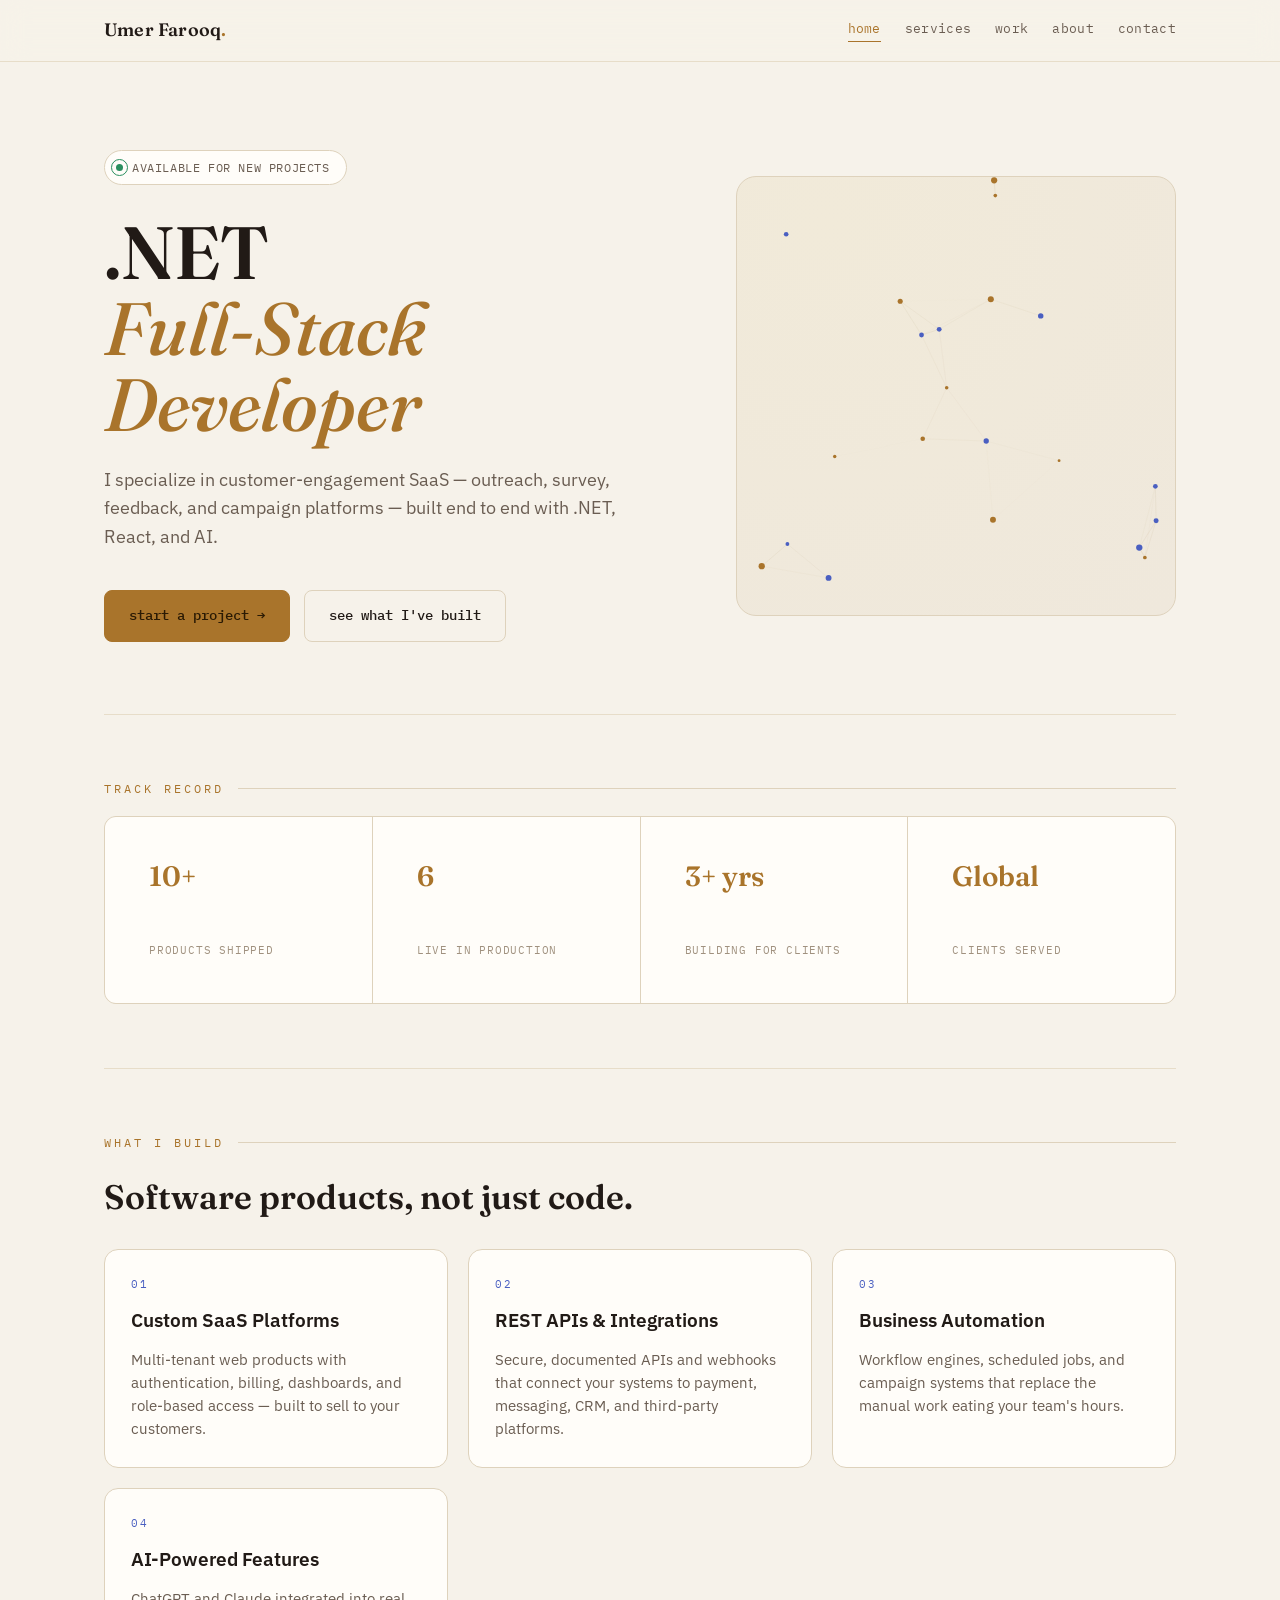
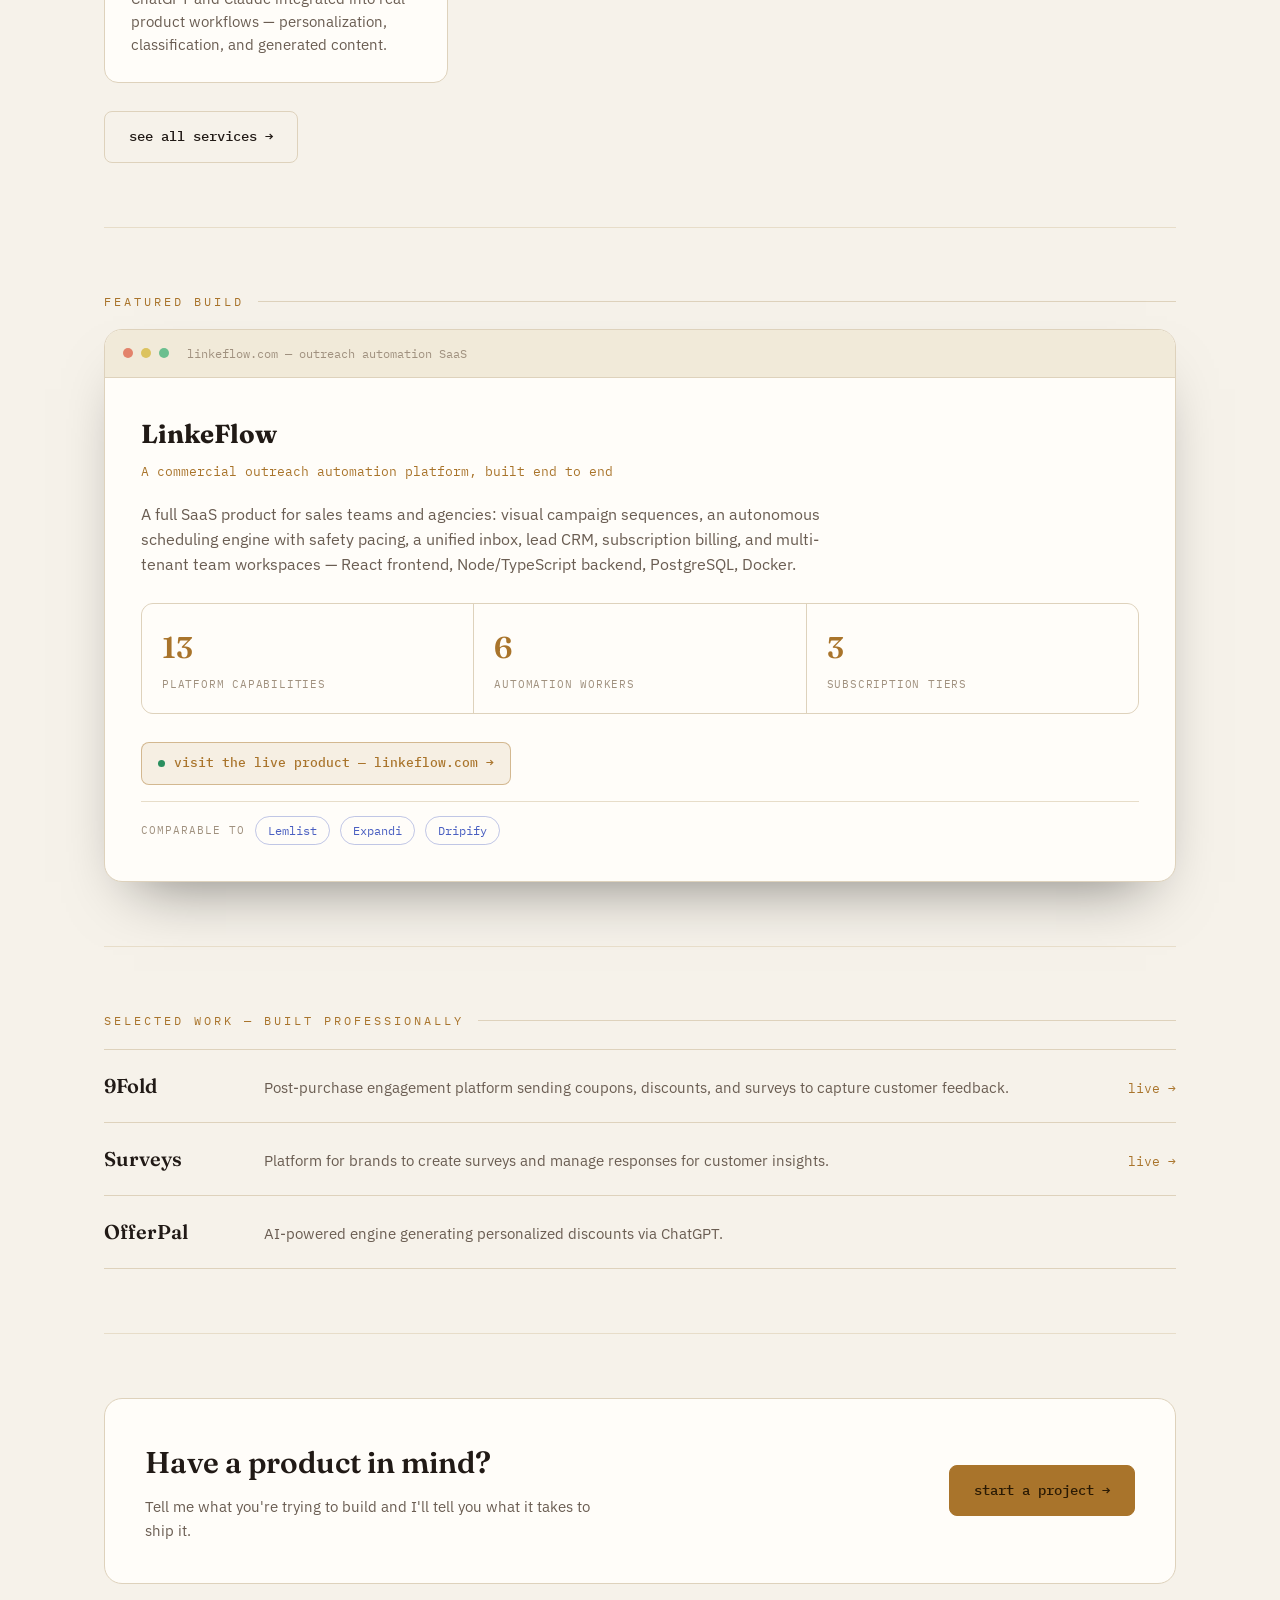
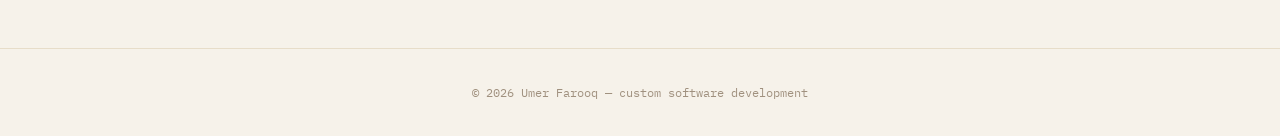
<file: index.html>
<!DOCTYPE html>
<html lang="en">
<head>
<meta charset="UTF-8">
<meta name="viewport" content="width=device-width, initial-scale=1.0, viewport-fit=cover">
<title>Umer Farooq — .NET Full-Stack Developer</title>
<meta name="description" content="I build survey, feedback &amp; customer-engagement platforms — multi-tenant SaaS with APIs, integrations, and AI — for brands and agencies.">
<link rel="icon" href="data:,">
<script>document.documentElement.classList.add('js');</script>
<link rel="preconnect" href="https://fonts.gstatic.com" crossorigin>
<link rel="stylesheet" href="https://fonts.googleapis.com/css2?family=Fraunces:ital,opsz,wght@0,9..144,500;0,9..144,600;1,9..144,500&family=IBM+Plex+Sans:wght@400;500;600&family=IBM+Plex+Mono:wght@400;500&display=swap">
<link rel="stylesheet" href="styles.css">
</head>
<body>

<header class="nav">
  <div class="nav-inner">
    <a class="brand" href="index.html">Umer Farooq<span class="dot">.</span></a>
    <nav class="navlinks">
      <a href="index.html" class="active">home</a>
      <a href="services.html">services</a>
      <a href="work.html">work</a>
      <a href="about.html">about</a>
      <a href="contact.html">contact</a>
    </nav>
  </div>
</header>

<main class="wrap">

  <section class="hero">
    <div class="hero-grid">
      <div>
        <div class="status"><span class="pulse"></span>available for new projects</div>
        <h1>.NET<br><span class="italic">Full-Stack Developer</span></h1>
        <p class="lead">
          I specialize in customer-engagement SaaS — outreach, survey, feedback, and campaign
          platforms — built end to end with .NET, React, and AI.
        </p>
        <div class="cta-row">
          <a class="btn btn-primary" href="contact.html">start a project →</a>
          <a class="btn btn-ghost" href="work.html">see what I've built</a>
        </div>
      </div>
      <div class="hero-visual">
        <canvas id="net" aria-hidden="true"></canvas>
      </div>
    </div>
  </section>

  <section>
    <div class="kicker">track record</div>
    <div class="proof">
      <div>
        <div class="n">10+</div>
        <div class="l">products shipped</div>
      </div>
      <div>
        <div class="n">6</div>
        <div class="l">live in production</div>
      </div>
      <div>
        <div class="n">3+ yrs</div>
        <div class="l">building for clients</div>
      </div>
      <div>
        <div class="n">Global</div>
        <div class="l">clients served</div>
      </div>
    </div>
  </section>

  <section>
    <div class="kicker">what I build</div>
    <h2 class="section-title">Software products, not just code.</h2>
    <div class="service-grid">
      <div class="service-card reveal">
        <div class="sn">01</div>
        <h3>Custom SaaS Platforms</h3>
        <p>Multi-tenant web products with authentication, billing, dashboards, and role-based access — built to sell to your customers.</p>
      </div>
      <div class="service-card reveal">
        <div class="sn">02</div>
        <h3>REST APIs &amp; Integrations</h3>
        <p>Secure, documented APIs and webhooks that connect your systems to payment, messaging, CRM, and third-party platforms.</p>
      </div>
      <div class="service-card reveal">
        <div class="sn">03</div>
        <h3>Business Automation</h3>
        <p>Workflow engines, scheduled jobs, and campaign systems that replace the manual work eating your team's hours.</p>
      </div>
      <div class="service-card reveal">
        <div class="sn">04</div>
        <h3>AI-Powered Features</h3>
        <p>ChatGPT and Claude integrated into real product workflows — personalization, classification, and generated content.</p>
      </div>
    </div>
    <div class="cta-row" style="margin-top:28px;">
      <a class="btn btn-ghost" href="services.html">see all services →</a>
    </div>
  </section>

  <section>
    <div class="kicker">featured build</div>
    <div class="console reveal" style="margin-bottom:0;">
      <div class="console-bar">
        <span class="cdot" style="background:#e3836b"></span>
        <span class="cdot" style="background:#dcc35f"></span>
        <span class="cdot" style="background:#6bbf8f"></span>
        <span class="console-path">linkeflow.com — outreach automation SaaS</span>
      </div>
      <div class="console-body">
        <h3>LinkeFlow</h3>
        <div class="tagline">A commercial outreach automation platform, built end to end</div>
        <p class="desc">
          A full SaaS product for sales teams and agencies: visual campaign sequences, an autonomous
          scheduling engine with safety pacing, a unified inbox, lead CRM, subscription billing, and
          multi-tenant team workspaces — React frontend, Node/TypeScript backend, PostgreSQL, Docker.
        </p>
        <div class="stat-row">
          <div class="stat"><div class="n">13</div><div class="l">platform capabilities</div></div>
          <div class="stat"><div class="n">6</div><div class="l">automation workers</div></div>
          <div class="stat"><div class="n">3</div><div class="l">subscription tiers</div></div>
        </div>
        <a class="live-link" href="https://linkeflow.com/" target="_blank" rel="noopener noreferrer">
          <span class="ldot"></span>visit the live product — linkeflow.com →
        </a>
        <div class="compare">
          <span class="cl">comparable to</span>
          <a href="https://www.lemlist.com" target="_blank" rel="noopener noreferrer">Lemlist</a>
          <a href="https://expandi.io" target="_blank" rel="noopener noreferrer">Expandi</a>
          <a href="https://dripify.io" target="_blank" rel="noopener noreferrer">Dripify</a>
        </div>
      </div>
    </div>
  </section>

  <section>
    <div class="kicker">selected work — built professionally</div>
    <ul class="selected-work reveal">
      <li>
        <div class="sw-name">9Fold</div>
        <p>Post-purchase engagement platform sending coupons, discounts, and surveys to capture customer feedback.</p>
        <a class="sw-link" href="https://www.hungerrush.com/platform/guest-engagement/feedback-surveys/" target="_blank" rel="noopener noreferrer">live →</a>
      </li>
      <li>
        <div class="sw-name">Surveys</div>
        <p>Platform for brands to create surveys and manage responses for customer insights.</p>
        <a class="sw-link" href="https://hr360marketing.hungerrush.com/" target="_blank" rel="noopener noreferrer">live →</a>
      </li>
      <li>
        <div class="sw-name">OfferPal</div>
        <p>AI-powered engine generating personalized discounts via ChatGPT.</p>
      </li>
    </ul>
  </section>

  <section>
    <div class="cta-band">
      <div>
        <h2>Have a product in mind?</h2>
        <p>Tell me what you're trying to build and I'll tell you what it takes to ship it.</p>
      </div>
      <a class="btn btn-primary" href="contact.html">start a project →</a>
    </div>
  </section>

</main>

<footer>
  <div class="mono">© <span id="year"></span> Umer Farooq — custom software development</div>
</footer>

<script src="main.js"></script>
</body>
</html>
</file>
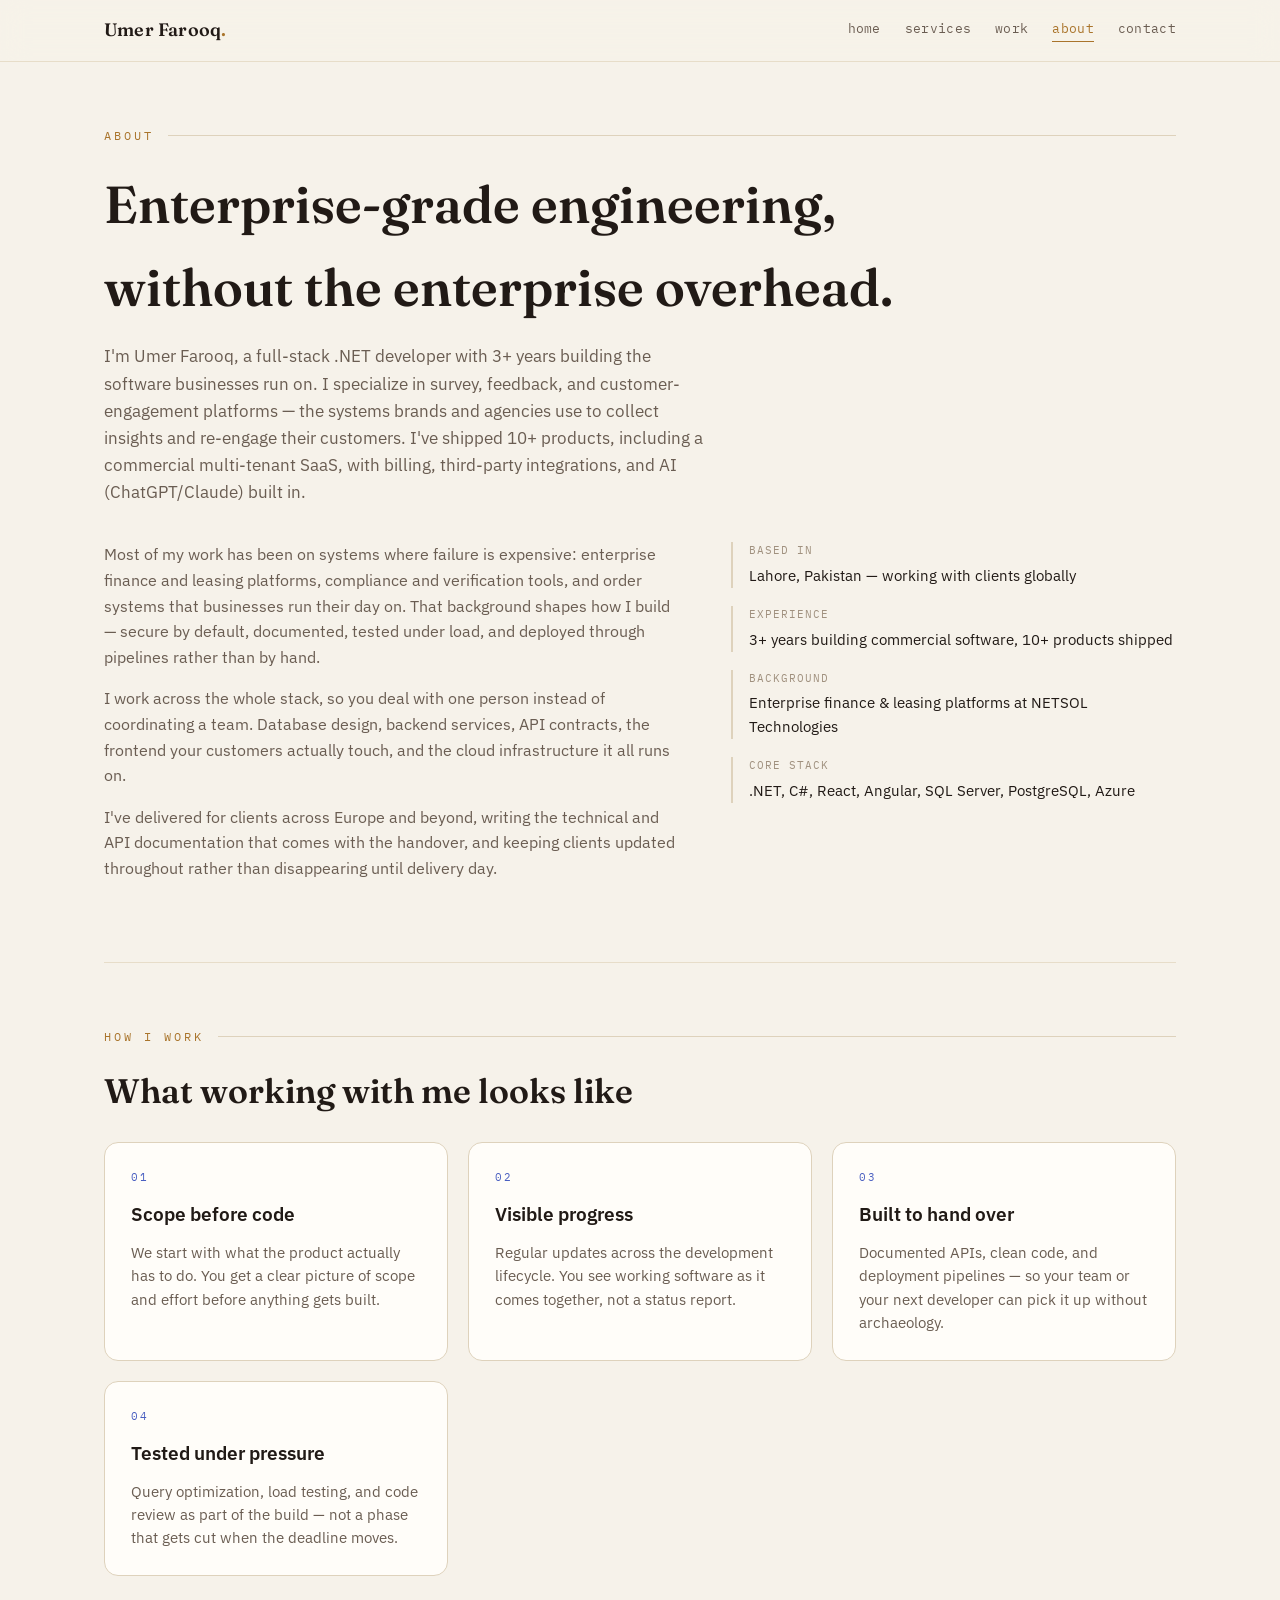
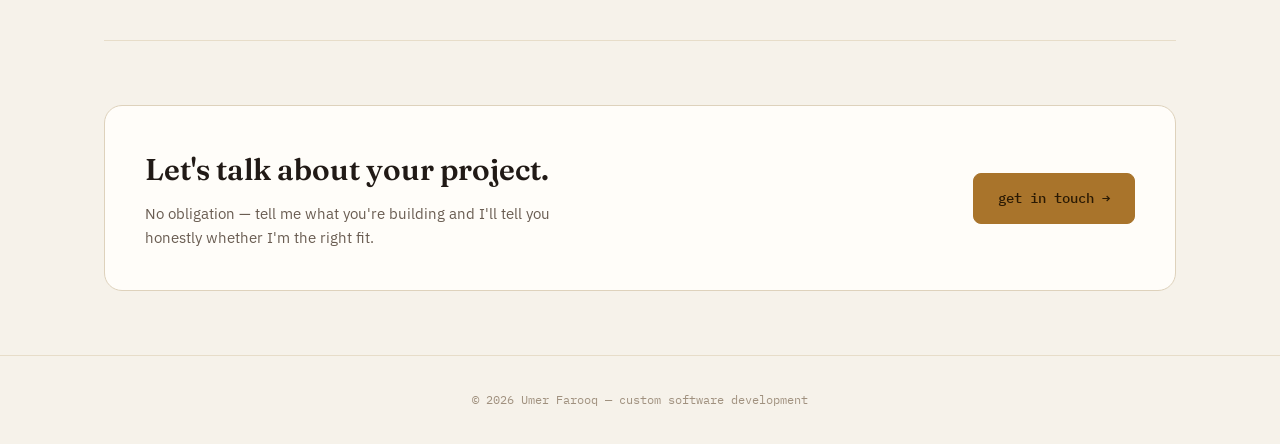
<file: about.html>
<!DOCTYPE html>
<html lang="en">
<head>
<meta charset="UTF-8">
<meta name="viewport" content="width=device-width, initial-scale=1.0, viewport-fit=cover">
<title>About — Umer Farooq</title>
<meta name="description" content="Umer Farooq is a full-stack .NET developer specializing in survey, feedback and customer-engagement platforms — 10+ products shipped.">
<link rel="icon" href="data:,">
<script>document.documentElement.classList.add('js');</script>
<link rel="preconnect" href="https://fonts.gstatic.com" crossorigin>
<link rel="stylesheet" href="https://fonts.googleapis.com/css2?family=Fraunces:ital,opsz,wght@0,9..144,500;0,9..144,600;1,9..144,500&family=IBM+Plex+Sans:wght@400;500;600&family=IBM+Plex+Mono:wght@400;500&display=swap">
<link rel="stylesheet" href="styles.css">
</head>
<body>

<header class="nav">
  <div class="nav-inner">
    <a class="brand" href="index.html">Umer Farooq<span class="dot">.</span></a>
    <nav class="navlinks">
      <a href="index.html">home</a>
      <a href="services.html">services</a>
      <a href="work.html">work</a>
      <a href="about.html" class="active">about</a>
      <a href="contact.html">contact</a>
    </nav>
  </div>
</header>

<main class="wrap">

  <section class="page-head">
    <div class="kicker">about</div>
    <h1>Enterprise-grade engineering, without the enterprise overhead.</h1>
    <p class="lead">
      I'm Umer Farooq, a full-stack .NET developer with 3+ years building the software businesses
      run on. I specialize in survey, feedback, and customer-engagement platforms — the systems
      brands and agencies use to collect insights and re-engage their customers. I've shipped 10+
      products, including a commercial multi-tenant SaaS, with billing, third-party integrations,
      and AI (ChatGPT/Claude) built in.
    </p>
  </section>

  <section class="section-flush">
    <div class="about-grid">
      <div class="about">
        <p>
          Most of my work has been on systems where failure is expensive: enterprise finance and
          leasing platforms, compliance and verification tools, and order systems that businesses
          run their day on. That background shapes how I build — secure by default, documented,
          tested under load, and deployed through pipelines rather than by hand.
        </p>
        <p>
          I work across the whole stack, so you deal with one person instead of coordinating a
          team. Database design, backend services, API contracts, the frontend your customers
          actually touch, and the cloud infrastructure it all runs on.
        </p>
        <p>
          I've delivered for clients across Europe and beyond, writing the technical and API
          documentation that comes with the handover, and keeping clients updated throughout
          rather than disappearing until delivery day.
        </p>
      </div>
      <div class="fact-list">
        <div class="fact">
          <div class="k">Based in</div>
          <div class="v">Lahore, Pakistan — working with clients globally</div>
        </div>
        <div class="fact">
          <div class="k">Experience</div>
          <div class="v">3+ years building commercial software, 10+ products shipped</div>
        </div>
        <div class="fact">
          <div class="k">Background</div>
          <div class="v">Enterprise finance &amp; leasing platforms at NETSOL Technologies</div>
        </div>
        <div class="fact">
          <div class="k">Core stack</div>
          <div class="v">.NET, C#, React, Angular, SQL Server, PostgreSQL, Azure</div>
        </div>
      </div>
    </div>
  </section>

  <section>
    <div class="kicker">how I work</div>
    <h2 class="section-title">What working with me looks like</h2>
    <div class="service-grid">
      <div class="service-card reveal">
        <div class="sn">01</div>
        <h3>Scope before code</h3>
        <p>We start with what the product actually has to do. You get a clear picture of scope and effort before anything gets built.</p>
      </div>
      <div class="service-card reveal">
        <div class="sn">02</div>
        <h3>Visible progress</h3>
        <p>Regular updates across the development lifecycle. You see working software as it comes together, not a status report.</p>
      </div>
      <div class="service-card reveal">
        <div class="sn">03</div>
        <h3>Built to hand over</h3>
        <p>Documented APIs, clean code, and deployment pipelines — so your team or your next developer can pick it up without archaeology.</p>
      </div>
      <div class="service-card reveal">
        <div class="sn">04</div>
        <h3>Tested under pressure</h3>
        <p>Query optimization, load testing, and code review as part of the build — not a phase that gets cut when the deadline moves.</p>
      </div>
    </div>
  </section>

  <section>
    <div class="cta-band">
      <div>
        <h2>Let's talk about your project.</h2>
        <p>No obligation — tell me what you're building and I'll tell you honestly whether I'm the right fit.</p>
      </div>
      <a class="btn btn-primary" href="contact.html">get in touch →</a>
    </div>
  </section>

</main>

<footer>
  <div class="mono">© <span id="year"></span> Umer Farooq — custom software development</div>
</footer>

<script src="main.js"></script>
</body>
</html>
</file>
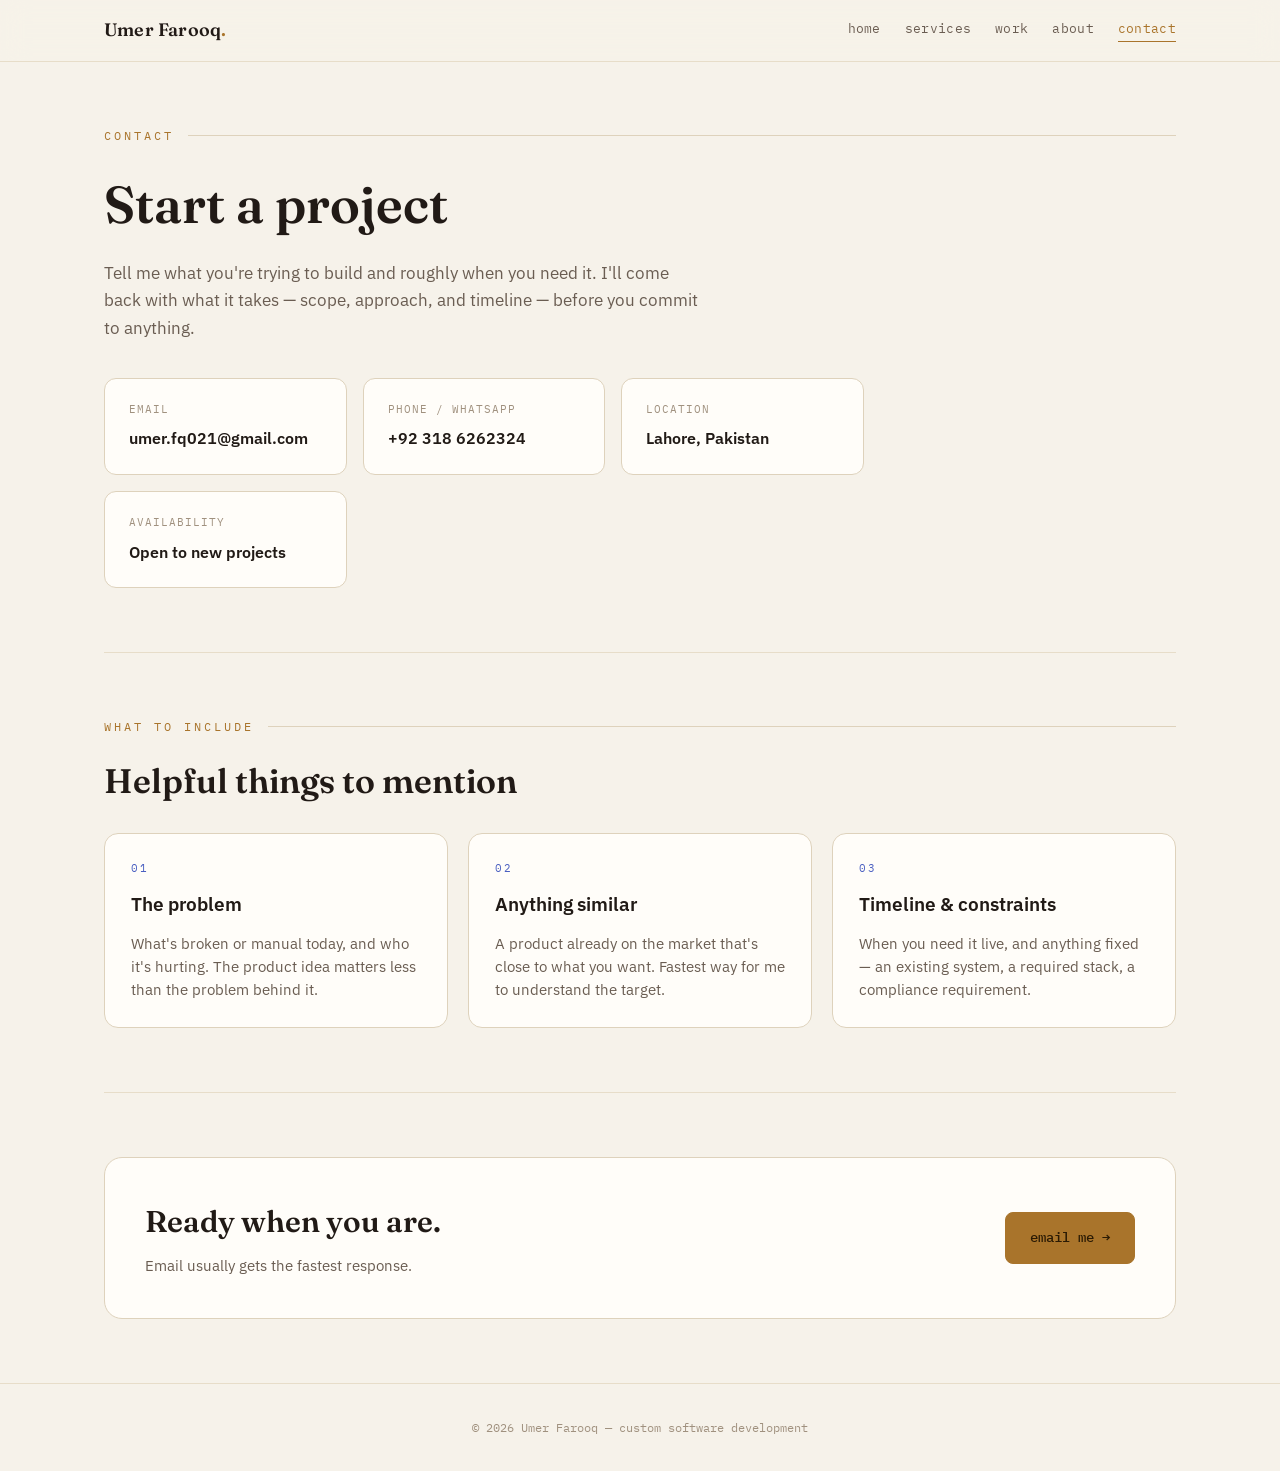
<file: contact.html>
<!DOCTYPE html>
<html lang="en">
<head>
<meta charset="UTF-8">
<meta name="viewport" content="width=device-width, initial-scale=1.0, viewport-fit=cover">
<title>Contact — Umer Farooq</title>
<meta name="description" content="Start a software project with Umer Farooq — custom SaaS, APIs and automation.">
<link rel="icon" href="data:,">
<script>document.documentElement.classList.add('js');</script>
<link rel="preconnect" href="https://fonts.gstatic.com" crossorigin>
<link rel="stylesheet" href="https://fonts.googleapis.com/css2?family=Fraunces:ital,opsz,wght@0,9..144,500;0,9..144,600;1,9..144,500&family=IBM+Plex+Sans:wght@400;500;600&family=IBM+Plex+Mono:wght@400;500&display=swap">
<link rel="stylesheet" href="styles.css">
</head>
<body>

<header class="nav">
  <div class="nav-inner">
    <a class="brand" href="index.html">Umer Farooq<span class="dot">.</span></a>
    <nav class="navlinks">
      <a href="index.html">home</a>
      <a href="services.html">services</a>
      <a href="work.html">work</a>
      <a href="about.html">about</a>
      <a href="contact.html" class="active">contact</a>
    </nav>
  </div>
</header>

<main class="wrap">

  <section class="page-head">
    <div class="kicker">contact</div>
    <h1>Start a project</h1>
    <p class="lead">
      Tell me what you're trying to build and roughly when you need it. I'll come back with
      what it takes — scope, approach, and timeline — before you commit to anything.
    </p>
  </section>

  <section class="section-flush">
    <div class="contact-grid">
      <div class="contact-card">
        <span class="label mono">email</span>
        <a class="val" href="mailto:umer.fq021@gmail.com?subject=Project%20enquiry">umer.fq021@gmail.com</a>
      </div>
      <div class="contact-card">
        <span class="label mono">phone / whatsapp</span>
        <a class="val" href="tel:+923186262324">+92 318 6262324</a>
      </div>
      <div class="contact-card">
        <span class="label mono">location</span>
        <span class="val">Lahore, Pakistan</span>
      </div>
      <div class="contact-card">
        <span class="label mono">availability</span>
        <span class="val">Open to new projects</span>
      </div>
    </div>
  </section>

  <section>
    <div class="kicker">what to include</div>
    <h2 class="section-title">Helpful things to mention</h2>
    <div class="service-grid">
      <div class="service-card reveal">
        <div class="sn">01</div>
        <h3>The problem</h3>
        <p>What's broken or manual today, and who it's hurting. The product idea matters less than the problem behind it.</p>
      </div>
      <div class="service-card reveal">
        <div class="sn">02</div>
        <h3>Anything similar</h3>
        <p>A product already on the market that's close to what you want. Fastest way for me to understand the target.</p>
      </div>
      <div class="service-card reveal">
        <div class="sn">03</div>
        <h3>Timeline &amp; constraints</h3>
        <p>When you need it live, and anything fixed — an existing system, a required stack, a compliance requirement.</p>
      </div>
    </div>
  </section>

  <section>
    <div class="cta-band">
      <div>
        <h2>Ready when you are.</h2>
        <p>Email usually gets the fastest response.</p>
      </div>
      <a class="btn btn-primary" href="mailto:umer.fq021@gmail.com?subject=Project%20enquiry">email me →</a>
    </div>
  </section>

</main>

<footer>
  <div class="mono">© <span id="year"></span> Umer Farooq — custom software development</div>
</footer>

<script src="main.js"></script>
</body>
</html>
</file>
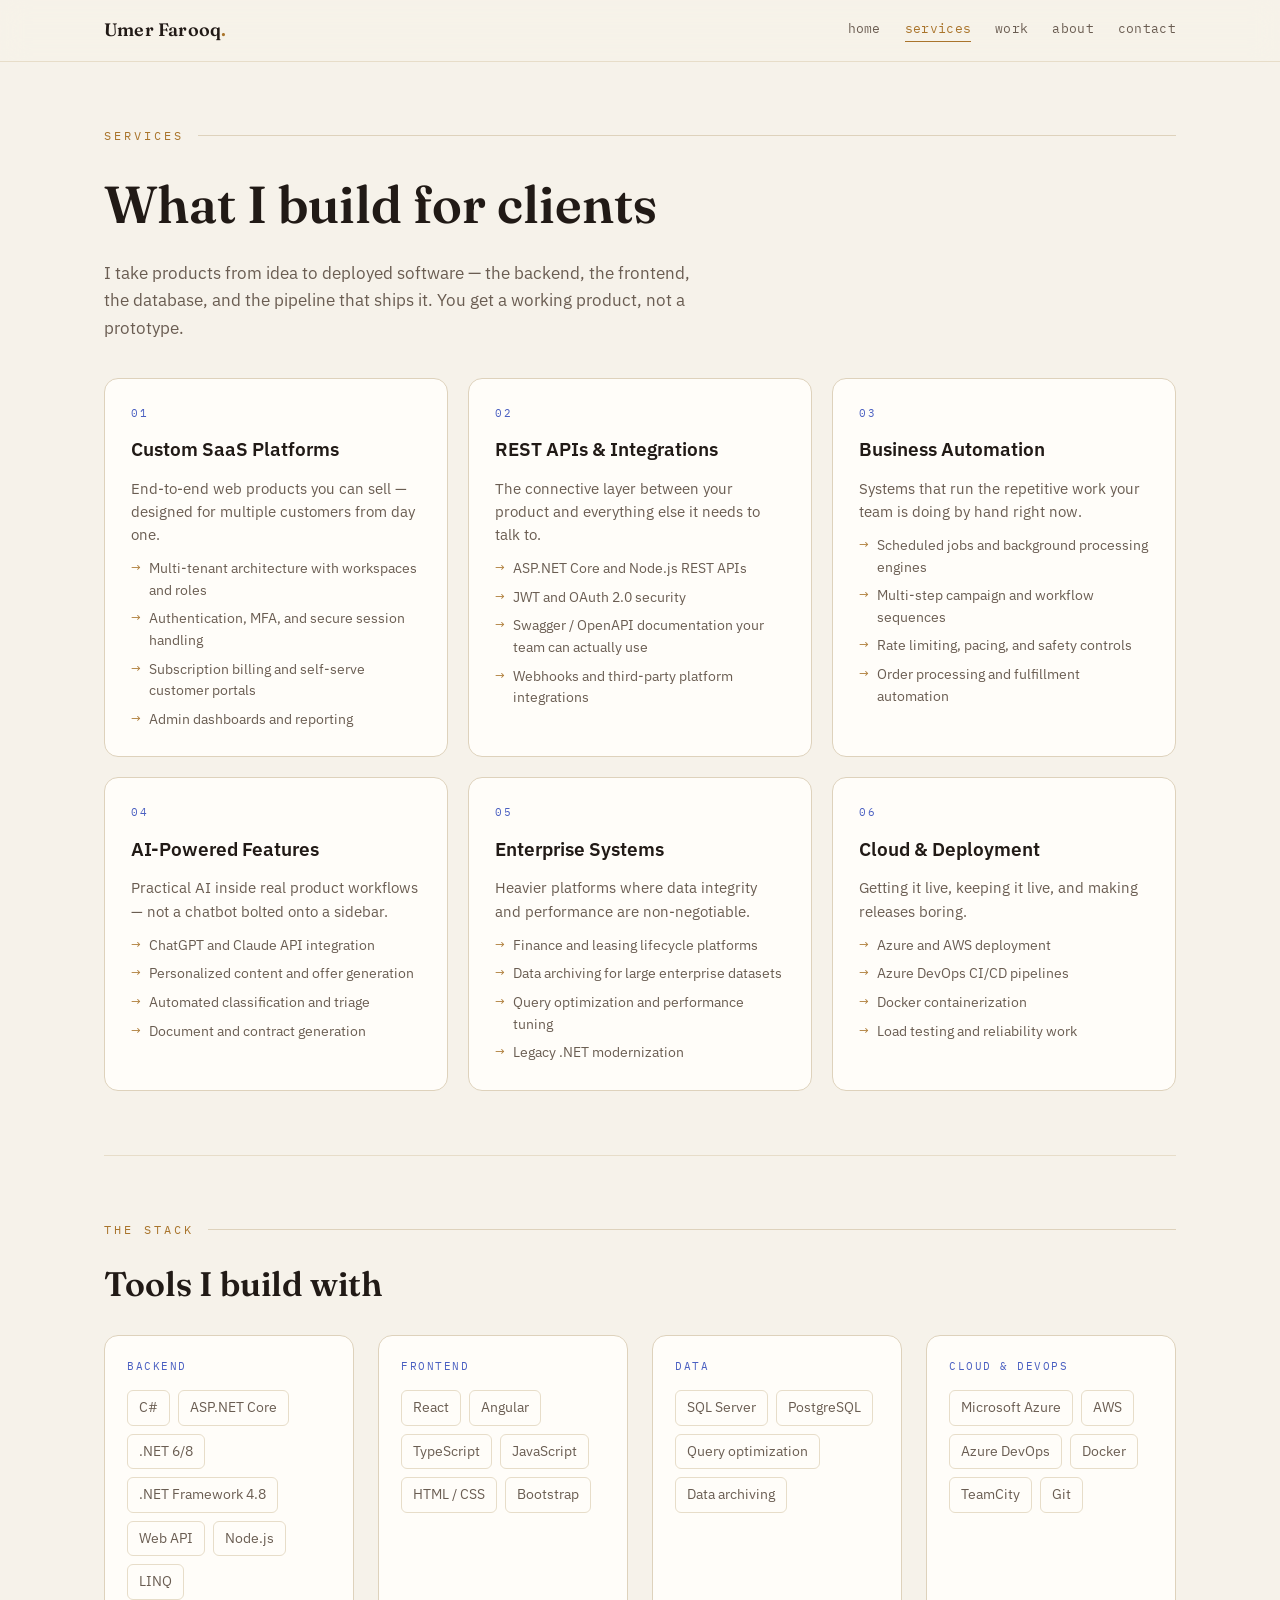
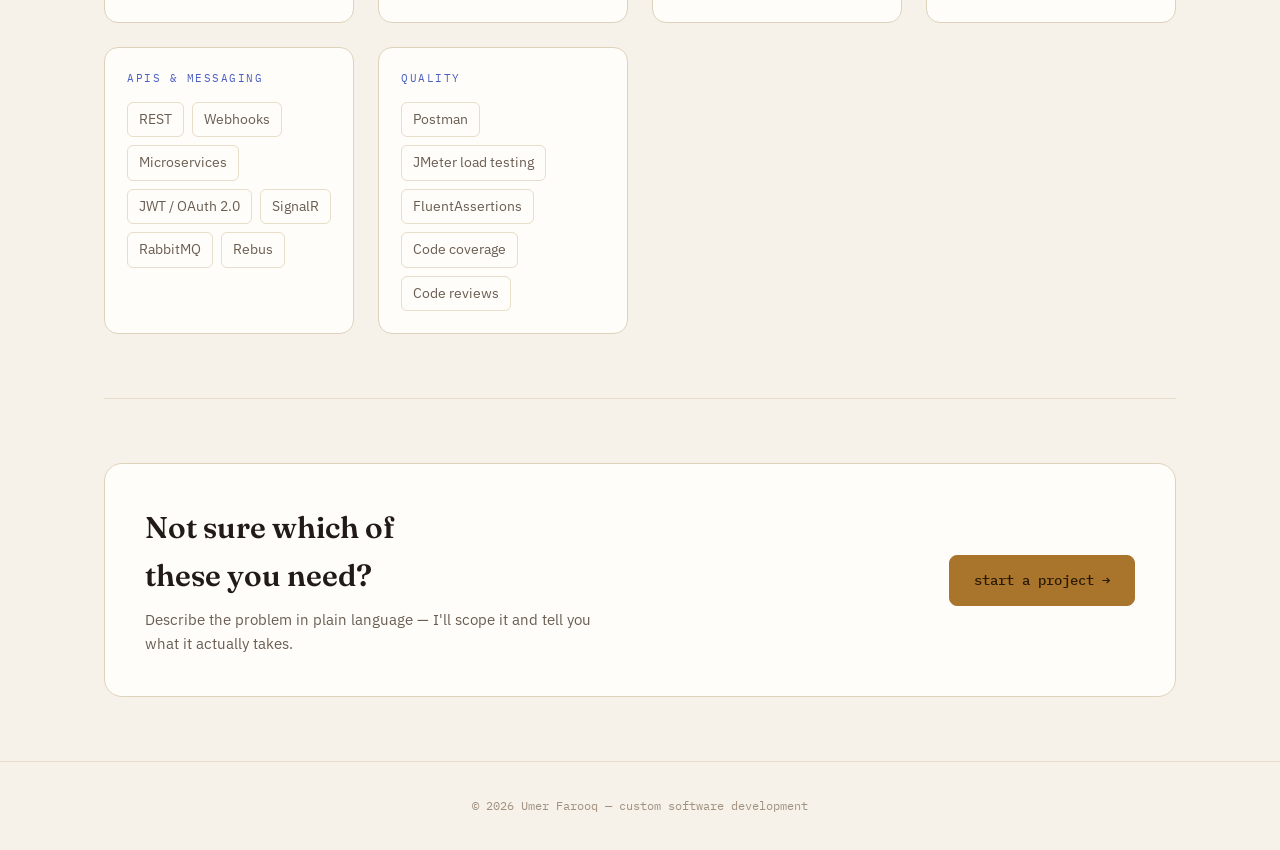
<file: services.html>
<!DOCTYPE html>
<html lang="en">
<head>
<meta charset="UTF-8">
<meta name="viewport" content="width=device-width, initial-scale=1.0, viewport-fit=cover">
<title>Services — Umer Farooq</title>
<meta name="description" content="Custom SaaS development, REST APIs and integrations, business automation, AI features, and cloud deployment.">
<link rel="icon" href="data:,">
<script>document.documentElement.classList.add('js');</script>
<link rel="preconnect" href="https://fonts.gstatic.com" crossorigin>
<link rel="stylesheet" href="https://fonts.googleapis.com/css2?family=Fraunces:ital,opsz,wght@0,9..144,500;0,9..144,600;1,9..144,500&family=IBM+Plex+Sans:wght@400;500;600&family=IBM+Plex+Mono:wght@400;500&display=swap">
<link rel="stylesheet" href="styles.css">
</head>
<body>

<header class="nav">
  <div class="nav-inner">
    <a class="brand" href="index.html">Umer Farooq<span class="dot">.</span></a>
    <nav class="navlinks">
      <a href="index.html">home</a>
      <a href="services.html" class="active">services</a>
      <a href="work.html">work</a>
      <a href="about.html">about</a>
      <a href="contact.html">contact</a>
    </nav>
  </div>
</header>

<main class="wrap">

  <section class="page-head">
    <div class="kicker">services</div>
    <h1>What I build for clients</h1>
    <p class="lead">
      I take products from idea to deployed software — the backend, the frontend, the database,
      and the pipeline that ships it. You get a working product, not a prototype.
    </p>
  </section>

  <section class="section-flush">
    <div class="service-grid">

      <div class="service-card reveal">
        <div class="sn">01</div>
        <h3>Custom SaaS Platforms</h3>
        <p>End-to-end web products you can sell — designed for multiple customers from day one.</p>
        <ul>
          <li>Multi-tenant architecture with workspaces and roles</li>
          <li>Authentication, MFA, and secure session handling</li>
          <li>Subscription billing and self-serve customer portals</li>
          <li>Admin dashboards and reporting</li>
        </ul>
      </div>

      <div class="service-card reveal">
        <div class="sn">02</div>
        <h3>REST APIs &amp; Integrations</h3>
        <p>The connective layer between your product and everything else it needs to talk to.</p>
        <ul>
          <li>ASP.NET Core and Node.js REST APIs</li>
          <li>JWT and OAuth 2.0 security</li>
          <li>Swagger / OpenAPI documentation your team can actually use</li>
          <li>Webhooks and third-party platform integrations</li>
        </ul>
      </div>

      <div class="service-card reveal">
        <div class="sn">03</div>
        <h3>Business Automation</h3>
        <p>Systems that run the repetitive work your team is doing by hand right now.</p>
        <ul>
          <li>Scheduled jobs and background processing engines</li>
          <li>Multi-step campaign and workflow sequences</li>
          <li>Rate limiting, pacing, and safety controls</li>
          <li>Order processing and fulfillment automation</li>
        </ul>
      </div>

      <div class="service-card reveal">
        <div class="sn">04</div>
        <h3>AI-Powered Features</h3>
        <p>Practical AI inside real product workflows — not a chatbot bolted onto a sidebar.</p>
        <ul>
          <li>ChatGPT and Claude API integration</li>
          <li>Personalized content and offer generation</li>
          <li>Automated classification and triage</li>
          <li>Document and contract generation</li>
        </ul>
      </div>

      <div class="service-card reveal">
        <div class="sn">05</div>
        <h3>Enterprise Systems</h3>
        <p>Heavier platforms where data integrity and performance are non-negotiable.</p>
        <ul>
          <li>Finance and leasing lifecycle platforms</li>
          <li>Data archiving for large enterprise datasets</li>
          <li>Query optimization and performance tuning</li>
          <li>Legacy .NET modernization</li>
        </ul>
      </div>

      <div class="service-card reveal">
        <div class="sn">06</div>
        <h3>Cloud &amp; Deployment</h3>
        <p>Getting it live, keeping it live, and making releases boring.</p>
        <ul>
          <li>Azure and AWS deployment</li>
          <li>Azure DevOps CI/CD pipelines</li>
          <li>Docker containerization</li>
          <li>Load testing and reliability work</li>
        </ul>
      </div>

    </div>
  </section>

  <section>
    <div class="kicker">the stack</div>
    <h2 class="section-title">Tools I build with</h2>
    <div class="skill-groups">
      <div class="skill-group">
        <div class="gh">Backend</div>
        <ul><li>C#</li><li>ASP.NET Core</li><li>.NET 6/8</li><li>.NET Framework 4.8</li><li>Web API</li><li>Node.js</li><li>LINQ</li></ul>
      </div>
      <div class="skill-group">
        <div class="gh">Frontend</div>
        <ul><li>React</li><li>Angular</li><li>TypeScript</li><li>JavaScript</li><li>HTML / CSS</li><li>Bootstrap</li></ul>
      </div>
      <div class="skill-group">
        <div class="gh">Data</div>
        <ul><li>SQL Server</li><li>PostgreSQL</li><li>Query optimization</li><li>Data archiving</li></ul>
      </div>
      <div class="skill-group">
        <div class="gh">Cloud &amp; DevOps</div>
        <ul><li>Microsoft Azure</li><li>AWS</li><li>Azure DevOps</li><li>Docker</li><li>TeamCity</li><li>Git</li></ul>
      </div>
      <div class="skill-group">
        <div class="gh">APIs &amp; Messaging</div>
        <ul><li>REST</li><li>Webhooks</li><li>Microservices</li><li>JWT / OAuth 2.0</li><li>SignalR</li><li>RabbitMQ</li><li>Rebus</li></ul>
      </div>
      <div class="skill-group">
        <div class="gh">Quality</div>
        <ul><li>Postman</li><li>JMeter load testing</li><li>FluentAssertions</li><li>Code coverage</li><li>Code reviews</li></ul>
      </div>
    </div>
  </section>

  <section>
    <div class="cta-band">
      <div>
        <h2>Not sure which of these you need?</h2>
        <p>Describe the problem in plain language — I'll scope it and tell you what it actually takes.</p>
      </div>
      <a class="btn btn-primary" href="contact.html">start a project →</a>
    </div>
  </section>

</main>

<footer>
  <div class="mono">© <span id="year"></span> Umer Farooq — custom software development</div>
</footer>

<script src="main.js"></script>
</body>
</html>
</file>
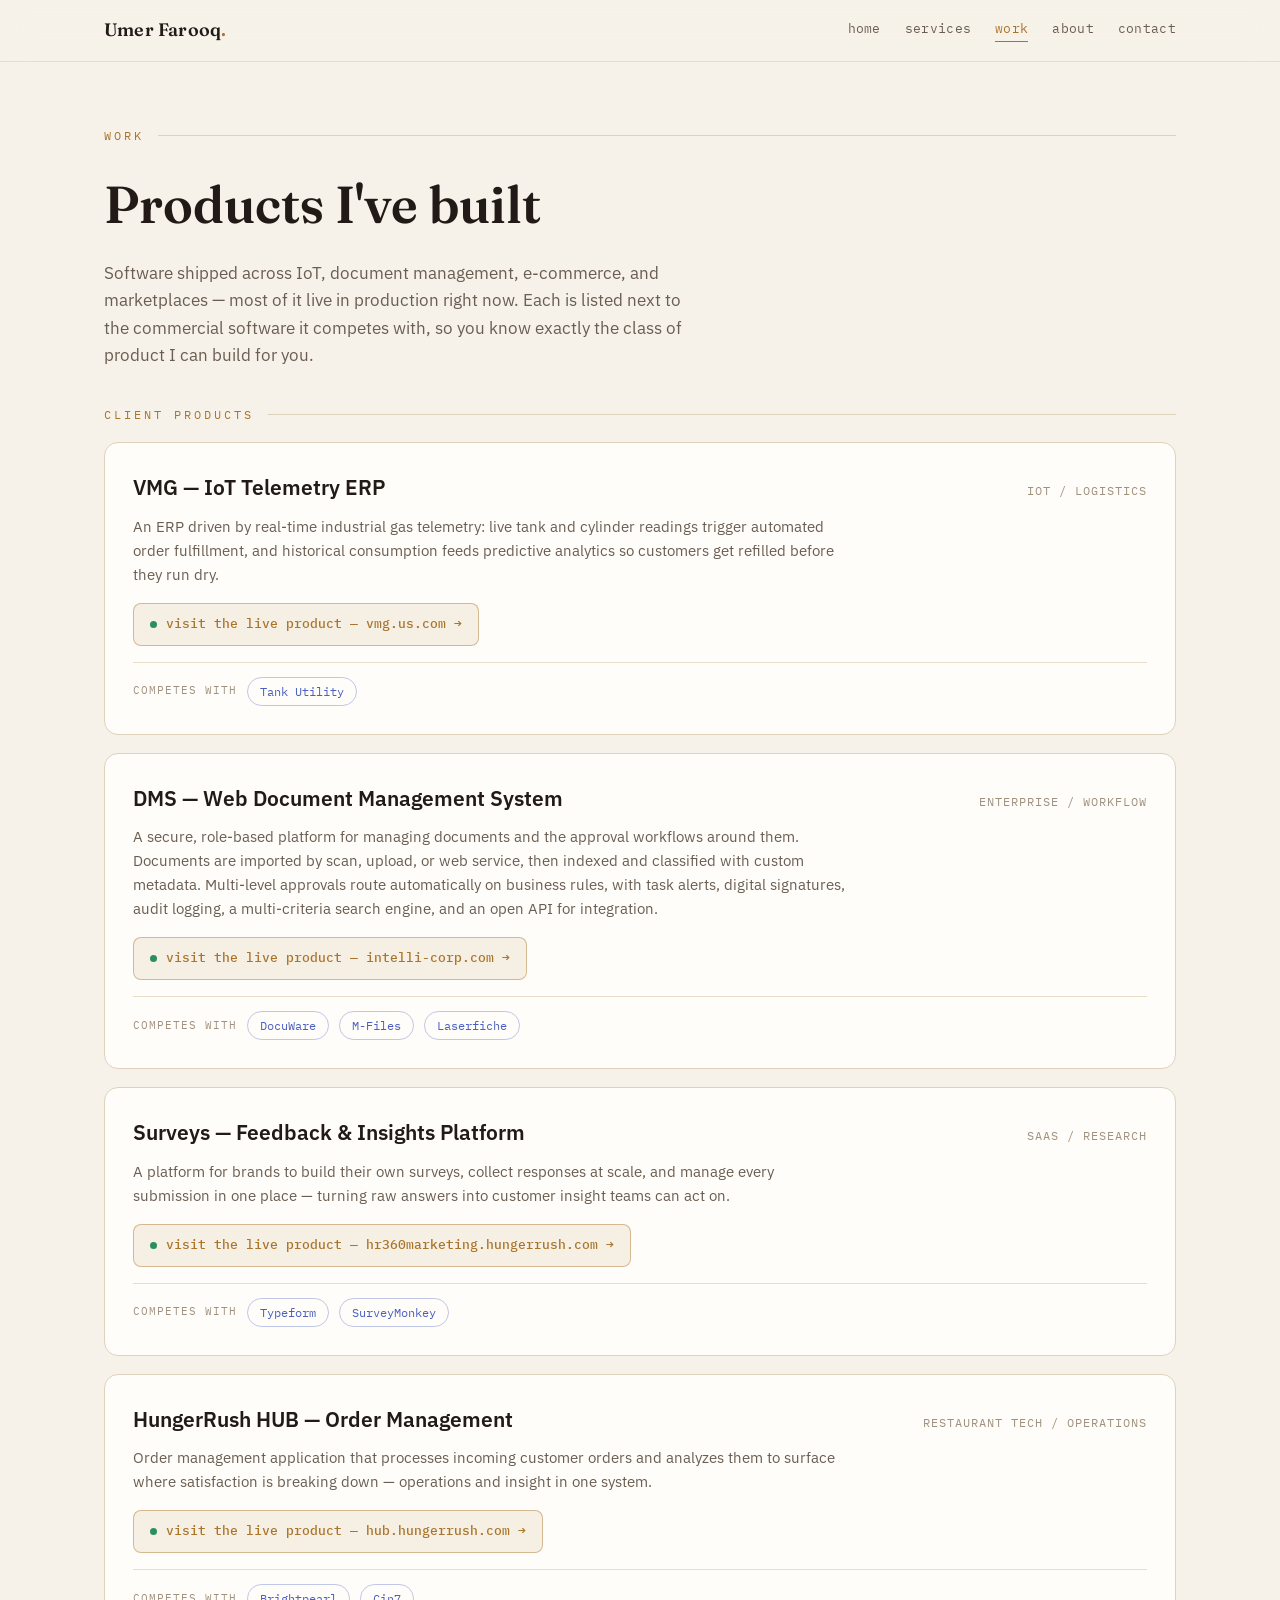
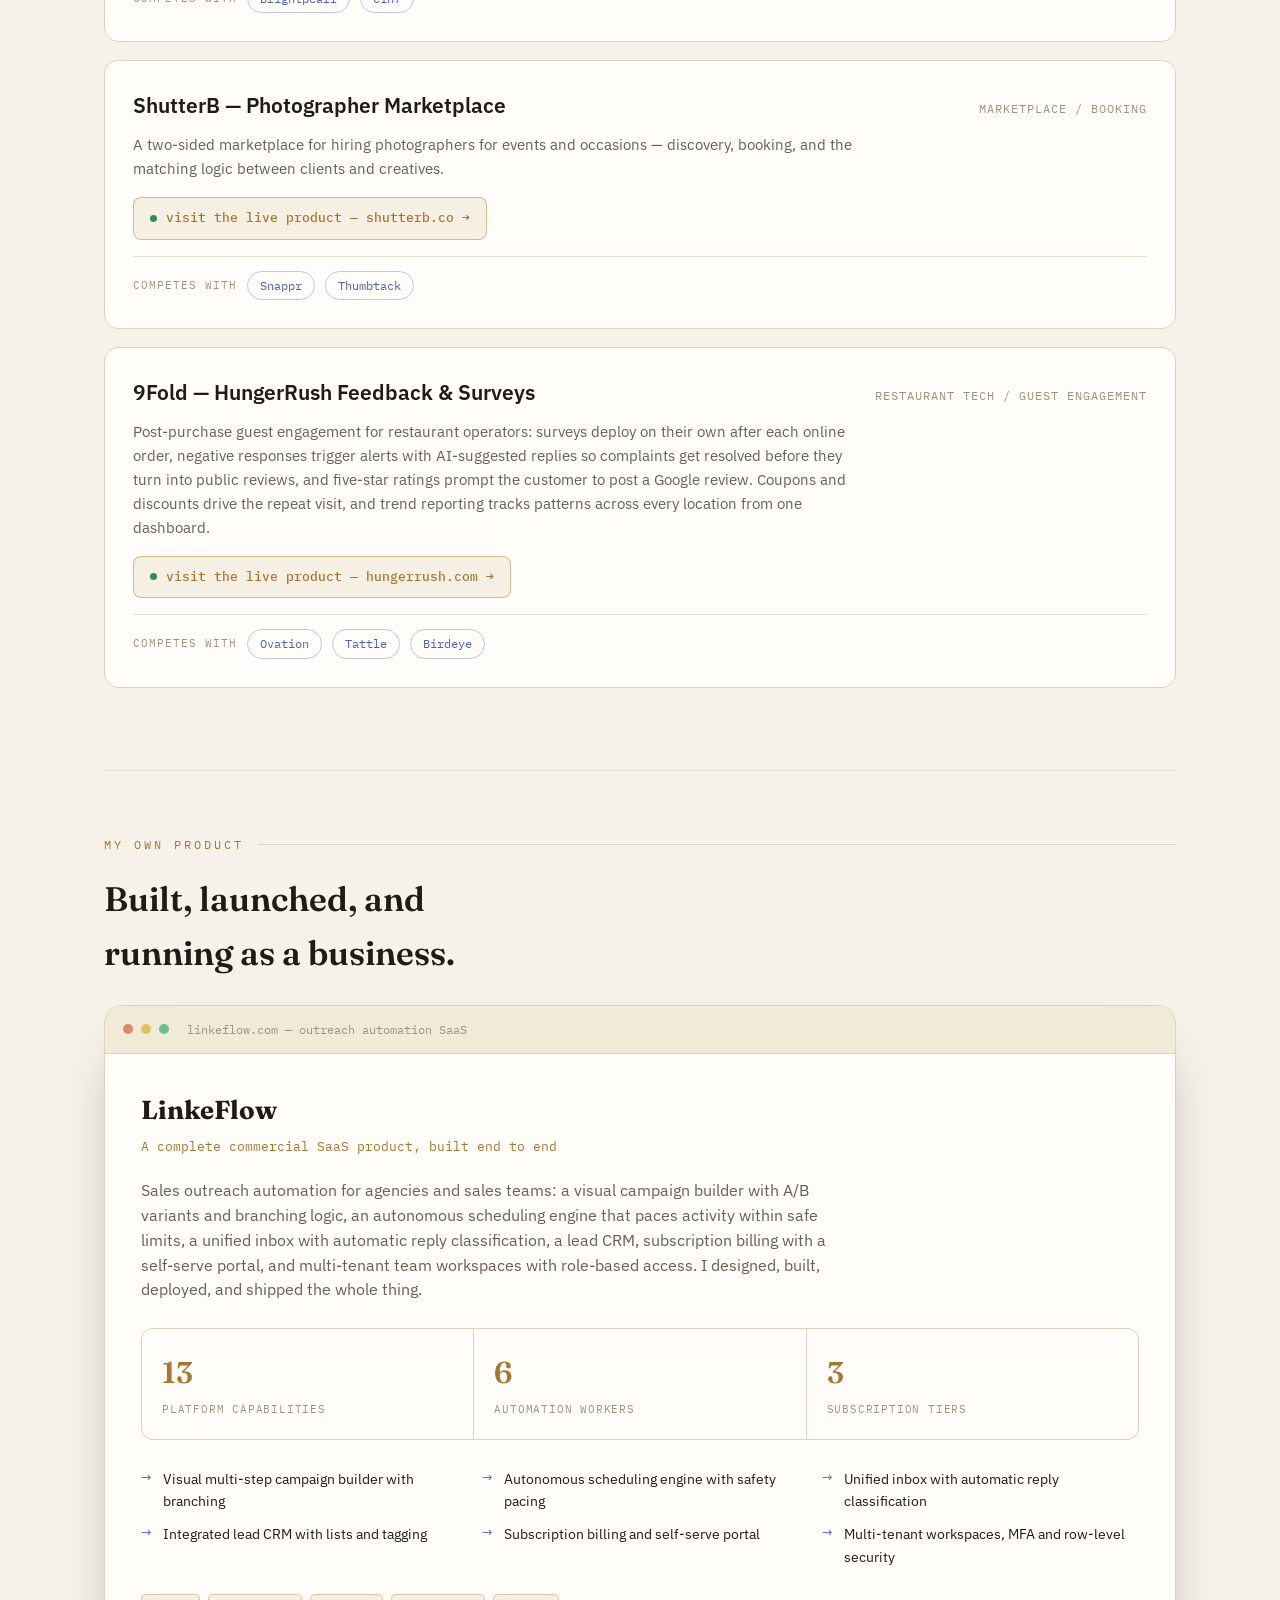
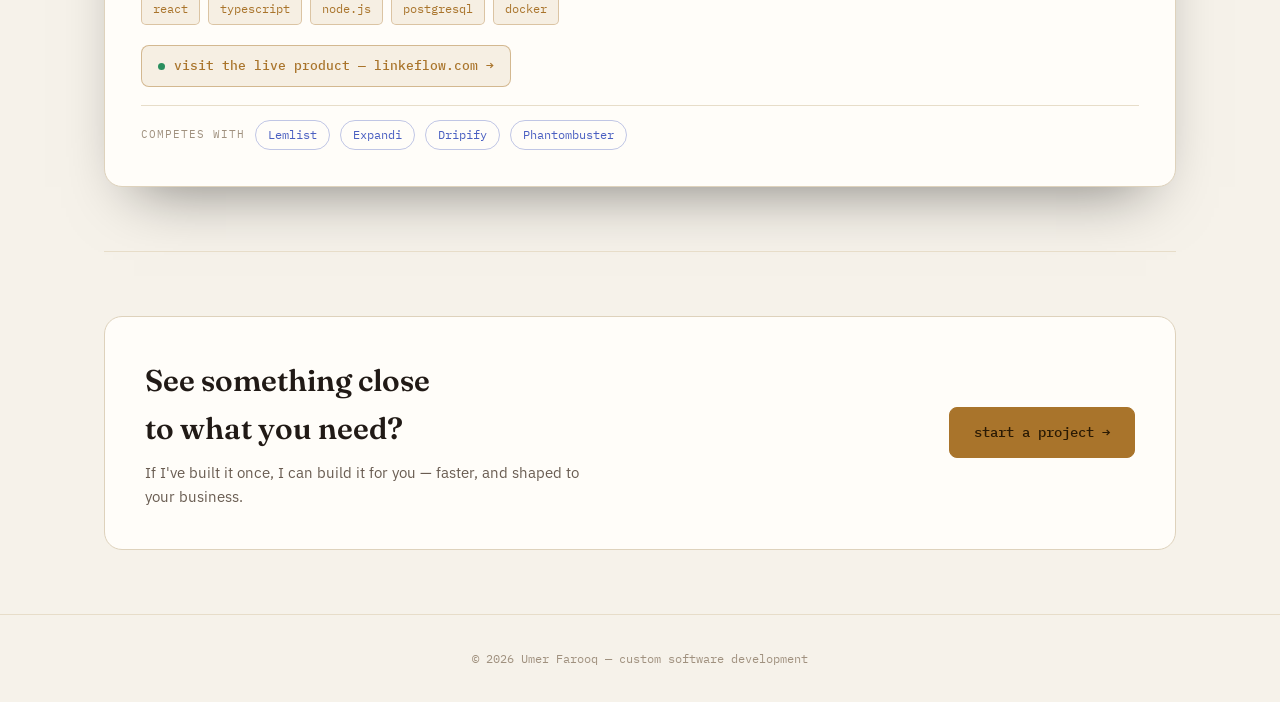
<file: work.html>
<!DOCTYPE html>
<html lang="en">
<head>
<meta charset="UTF-8">
<meta name="viewport" content="width=device-width, initial-scale=1.0, viewport-fit=cover">
<title>Work — Umer Farooq</title>
<meta name="description" content="Software products built by Umer Farooq — live SaaS platforms, document management, IoT telemetry, order management and marketplaces.">
<link rel="icon" href="data:,">
<script>document.documentElement.classList.add('js');</script>
<link rel="preconnect" href="https://fonts.gstatic.com" crossorigin>
<link rel="stylesheet" href="https://fonts.googleapis.com/css2?family=Fraunces:ital,opsz,wght@0,9..144,500;0,9..144,600;1,9..144,500&family=IBM+Plex+Sans:wght@400;500;600&family=IBM+Plex+Mono:wght@400;500&display=swap">
<link rel="stylesheet" href="styles.css">
</head>
<body>

<header class="nav">
  <div class="nav-inner">
    <a class="brand" href="index.html">Umer Farooq<span class="dot">.</span></a>
    <nav class="navlinks">
      <a href="index.html">home</a>
      <a href="services.html">services</a>
      <a href="work.html" class="active">work</a>
      <a href="about.html">about</a>
      <a href="contact.html">contact</a>
    </nav>
  </div>
</header>

<main class="wrap">

  <section class="page-head">
    <div class="kicker">work</div>
    <h1>Products I've built</h1>
    <p class="lead">
      Software shipped across IoT, document management, e-commerce, and marketplaces — most of it
      live in production right now. Each is listed next to the commercial software it competes
      with, so you know exactly the class of product I can build for you.
    </p>
  </section>

  <section class="section-flush">
    <div class="kicker">client products</div>

    <div class="case reveal">
      <div class="case-head">
        <h3>VMG — IoT Telemetry ERP</h3>
        <span class="domain">iot / logistics</span>
      </div>
      <p>
        An ERP driven by real-time industrial gas telemetry: live tank and cylinder readings
        trigger automated order fulfillment, and historical consumption feeds predictive
        analytics so customers get refilled before they run dry.
      </p>
      <a class="live-link" href="https://www.vmg.us.com/" target="_blank" rel="noopener noreferrer">
        <span class="ldot"></span>visit the live product — vmg.us.com →
      </a>
      <div class="compare">
        <span class="cl">competes with</span>
        <a href="https://tankutility.com" target="_blank" rel="noopener noreferrer">Tank Utility</a>
      </div>
    </div>

    <div class="case reveal">
      <div class="case-head">
        <h3>DMS — Web Document Management System</h3>
        <span class="domain">enterprise / workflow</span>
      </div>
      <p>
        A secure, role-based platform for managing documents and the approval workflows around
        them. Documents are imported by scan, upload, or web service, then indexed and classified
        with custom metadata. Multi-level approvals route automatically on business rules, with
        task alerts, digital signatures, audit logging, a multi-criteria search engine, and an
        open API for integration.
      </p>
      <a class="live-link" href="https://intelli-corp.com/web-document-management-system/" target="_blank" rel="noopener noreferrer">
        <span class="ldot"></span>visit the live product — intelli-corp.com →
      </a>
      <div class="compare">
        <span class="cl">competes with</span>
        <a href="https://docuware.com" target="_blank" rel="noopener noreferrer">DocuWare</a>
        <a href="https://www.m-files.com" target="_blank" rel="noopener noreferrer">M-Files</a>
        <a href="https://laserfiche.com" target="_blank" rel="noopener noreferrer">Laserfiche</a>
      </div>
    </div>

    <div class="case reveal">
      <div class="case-head">
        <h3>Surveys — Feedback &amp; Insights Platform</h3>
        <span class="domain">saas / research</span>
      </div>
      <p>
        A platform for brands to build their own surveys, collect responses at scale, and manage
        every submission in one place — turning raw answers into customer insight teams can act on.
      </p>
      <a class="live-link" href="https://hr360marketing.hungerrush.com/" target="_blank" rel="noopener noreferrer">
        <span class="ldot"></span>visit the live product — hr360marketing.hungerrush.com →
      </a>
      <div class="compare">
        <span class="cl">competes with</span>
        <a href="https://typeform.com" target="_blank" rel="noopener noreferrer">Typeform</a>
        <a href="https://surveymonkey.com" target="_blank" rel="noopener noreferrer">SurveyMonkey</a>
      </div>
    </div>

    <div class="case reveal">
      <div class="case-head">
        <h3>HungerRush HUB — Order Management</h3>
        <span class="domain">restaurant tech / operations</span>
      </div>
      <p>
        Order management application that processes incoming customer orders and analyzes them
        to surface where satisfaction is breaking down — operations and insight in one system.
      </p>
      <a class="live-link" href="https://hub.hungerrush.com/" target="_blank" rel="noopener noreferrer">
        <span class="ldot"></span>visit the live product — hub.hungerrush.com →
      </a>
      <div class="compare">
        <span class="cl">competes with</span>
        <a href="https://brightpearl.com" target="_blank" rel="noopener noreferrer">Brightpearl</a>
        <a href="https://cin7.com" target="_blank" rel="noopener noreferrer">Cin7</a>
      </div>
    </div>

    <div class="case reveal">
      <div class="case-head">
        <h3>ShutterB — Photographer Marketplace</h3>
        <span class="domain">marketplace / booking</span>
      </div>
      <p>
        A two-sided marketplace for hiring photographers for events and occasions — discovery,
        booking, and the matching logic between clients and creatives.
      </p>
      <a class="live-link" href="https://shutterb.co/" target="_blank" rel="noopener noreferrer">
        <span class="ldot"></span>visit the live product — shutterb.co →
      </a>
      <div class="compare">
        <span class="cl">competes with</span>
        <a href="https://snappr.com" target="_blank" rel="noopener noreferrer">Snappr</a>
        <a href="https://thumbtack.com" target="_blank" rel="noopener noreferrer">Thumbtack</a>
      </div>
    </div>

    <div class="case reveal">
      <div class="case-head">
        <h3>9Fold — HungerRush Feedback &amp; Surveys</h3>
        <span class="domain">restaurant tech / guest engagement</span>
      </div>
      <p>
        Post-purchase guest engagement for restaurant operators: surveys deploy on their own after
        each online order, negative responses trigger alerts with AI-suggested replies so complaints
        get resolved before they turn into public reviews, and five-star ratings prompt the customer
        to post a Google review. Coupons and discounts drive the repeat visit, and trend reporting
        tracks patterns across every location from one dashboard.
      </p>
      <a class="live-link" href="https://www.hungerrush.com/platform/guest-engagement/feedback-surveys/" target="_blank" rel="noopener noreferrer">
        <span class="ldot"></span>visit the live product — hungerrush.com →
      </a>
      <div class="compare">
        <span class="cl">competes with</span>
        <a href="https://www.ovationup.com" target="_blank" rel="noopener noreferrer">Ovation</a>
        <a href="https://tattleapp.com" target="_blank" rel="noopener noreferrer">Tattle</a>
        <a href="https://birdeye.com" target="_blank" rel="noopener noreferrer">Birdeye</a>
      </div>
    </div>

  </section>

  <section>
    <div class="kicker">my own product</div>
    <h2 class="section-title">Built, launched, and running as a business.</h2>
    <div class="console reveal" style="margin-bottom:0;">
      <div class="console-bar">
        <span class="cdot" style="background:#e3836b"></span>
        <span class="cdot" style="background:#dcc35f"></span>
        <span class="cdot" style="background:#6bbf8f"></span>
        <span class="console-path">linkeflow.com — outreach automation SaaS</span>
      </div>
      <div class="console-body">
        <h3>LinkeFlow</h3>
        <div class="tagline">A complete commercial SaaS product, built end to end</div>
        <p class="desc">
          Sales outreach automation for agencies and sales teams: a visual campaign builder with
          A/B variants and branching logic, an autonomous scheduling engine that paces activity
          within safe limits, a unified inbox with automatic reply classification, a lead CRM,
          subscription billing with a self-serve portal, and multi-tenant team workspaces with
          role-based access. I designed, built, deployed, and shipped the whole thing.
        </p>
        <div class="stat-row">
          <div class="stat"><div class="n">13</div><div class="l">platform capabilities</div></div>
          <div class="stat"><div class="n">6</div><div class="l">automation workers</div></div>
          <div class="stat"><div class="n">3</div><div class="l">subscription tiers</div></div>
        </div>
        <div class="feature-grid">
          <div class="feature">Visual multi-step campaign builder with branching</div>
          <div class="feature">Autonomous scheduling engine with safety pacing</div>
          <div class="feature">Unified inbox with automatic reply classification</div>
          <div class="feature">Integrated lead CRM with lists and tagging</div>
          <div class="feature">Subscription billing and self-serve portal</div>
          <div class="feature">Multi-tenant workspaces, MFA and row-level security</div>
        </div>
        <div class="tags">
          <span class="tag">react</span>
          <span class="tag">typescript</span>
          <span class="tag">node.js</span>
          <span class="tag">postgresql</span>
          <span class="tag">docker</span>
        </div>
        <a class="live-link" href="https://linkeflow.com/" target="_blank" rel="noopener noreferrer" style="margin-top:20px; margin-bottom:0;">
          <span class="ldot"></span>visit the live product — linkeflow.com →
        </a>
        <div class="compare" style="margin-top:18px;">
          <span class="cl">competes with</span>
          <a href="https://www.lemlist.com" target="_blank" rel="noopener noreferrer">Lemlist</a>
          <a href="https://expandi.io" target="_blank" rel="noopener noreferrer">Expandi</a>
          <a href="https://dripify.io" target="_blank" rel="noopener noreferrer">Dripify</a>
          <a href="https://phantombuster.com" target="_blank" rel="noopener noreferrer">Phantombuster</a>
        </div>
      </div>
    </div>
  </section>

  <section>
    <div class="cta-band">
      <div>
        <h2>See something close to what you need?</h2>
        <p>If I've built it once, I can build it for you — faster, and shaped to your business.</p>
      </div>
      <a class="btn btn-primary" href="contact.html">start a project →</a>
    </div>
  </section>

</main>

<footer>
  <div class="mono">© <span id="year"></span> Umer Farooq — custom software development</div>
</footer>

<script src="main.js"></script>
</body>
</html>
</file>
<file: styles.css>
:root{
  --bg:#130f16;
  --bg-2:#1a1420;
  --surface:#1c1620;
  --surface-2:#241c2b;
  --border:#352a3f;
  --border-soft:#2a2130;
  --text:#f1ecf2;
  --text-dim:#a89cb3;
  --text-faint:#6e6278;
  --gold:#d9a65b;
  --gold-dim:#d9a65b1f;
  --periwinkle:#8fa8ff;
  --good:#5bc98e;
  --max:1120px;
}
@media (prefers-color-scheme: light){
  :root:not([data-theme="dark"]){
    --bg:#f6f2ea; --bg-2:#efe8dc; --surface:#fffdf9; --surface-2:#f1ead9;
    --border:#ded2bc; --border-soft:#e7ddc9; --text:#211a16; --text-dim:#6a5d52;
    --text-faint:#a0917f; --gold:#a9742b; --gold-dim:#a9742b1a; --periwinkle:#4a5fc1; --good:#2a8f5f;
  }
}
:root[data-theme="light"]{
  --bg:#f6f2ea; --bg-2:#efe8dc; --surface:#fffdf9; --surface-2:#f1ead9;
  --border:#ded2bc; --border-soft:#e7ddc9; --text:#211a16; --text-dim:#6a5d52;
  --text-faint:#a0917f; --gold:#a9742b; --gold-dim:#a9742b1a; --periwinkle:#4a5fc1; --good:#2a8f5f;
}

*{box-sizing:border-box;}
html,body{margin:0;}
body{
  background:var(--bg); color:var(--text);
  font-family:'IBM Plex Sans', system-ui, Arial, sans-serif;
  line-height:1.6;
}
.mono{font-family:'IBM Plex Mono','Courier New',monospace;}
h1,h2,h3{font-family:'Fraunces', Georgia, serif; text-wrap:balance; margin:0;}
.wrap{max-width:var(--max); margin:0 auto; padding-inline:24px;}
a{color:inherit;}
img{max-width:100%;}

/* Reveal animation only applies when JS is running (:root.js is set inline in <head>),
   so content can never be left permanently invisible if the script fails to load. */
@media (prefers-reduced-motion:no-preference){
  :root.js .reveal{opacity:0; transform:translateY(22px); transition:opacity .7s cubic-bezier(.2,.7,.2,1), transform .7s cubic-bezier(.2,.7,.2,1);}
  :root.js .reveal.in{opacity:1; transform:translateY(0);}
}

/* nav */
.nav{
  position:sticky; top:env(safe-area-inset-top,0px); z-index:30;
  background:color-mix(in srgb, var(--bg) 78%, transparent);
  backdrop-filter:blur(14px) saturate(140%);
  border-bottom:1px solid var(--border-soft);
}
.nav-inner{max-width:var(--max); margin:0 auto; padding:16px 24px; display:flex; align-items:center; justify-content:space-between; flex-wrap:wrap; gap:12px;}
.brand{font-family:'Fraunces',serif; font-weight:600; font-size:18px; letter-spacing:.2px; text-decoration:none;}
.brand .dot{color:var(--gold);}
.navlinks{display:flex; gap:24px; flex-wrap:wrap;}
.navlinks a{font-family:'IBM Plex Mono',monospace; font-size:12.5px; text-decoration:none; color:var(--text-dim); letter-spacing:.3px; padding-bottom:3px; border-bottom:1px solid transparent;}
.navlinks a:hover{color:var(--gold);}
.navlinks a.active{color:var(--gold); border-bottom-color:var(--gold);}

/* page header (non-home pages) */
.page-head{padding-block:64px 36px; border-top:none;}
.kicker{
  font-family:'IBM Plex Mono',monospace; font-size:12px; letter-spacing:3px; text-transform:uppercase;
  color:var(--gold); display:flex; align-items:center; gap:14px; margin-bottom:18px;
}
.kicker::after{content:""; flex:1; height:1px; background:var(--border);}
.page-head h1{font-size:clamp(32px,5vw,52px); font-weight:600; margin-bottom:14px;}
.page-head p.lead{max-width:600px; font-size:17px; color:var(--text-dim); margin:0;}

/* hero (home only) */
.hero{position:relative; padding-block:88px 72px; overflow:hidden; border-top:none;}
.hero-grid{display:grid; grid-template-columns:1.15fr 0.85fr; gap:36px; align-items:center; position:relative; z-index:2;}
.hero canvas{width:100%; height:100%; display:block;}
.hero-visual{
  position:relative; aspect-ratio:1/1; border-radius:20px; overflow:hidden;
  border:1px solid var(--border); background:radial-gradient(120% 120% at 20% 10%, var(--surface-2), var(--bg-2));
}
.status{
  display:inline-flex; align-items:center; gap:9px;
  font-family:'IBM Plex Mono',monospace; font-size:12px; letter-spacing:.6px; text-transform:uppercase;
  color:var(--text-dim); border:1px solid var(--border); border-radius:999px;
  padding:7px 16px 7px 11px; margin-bottom:30px; background:var(--surface);
}
.pulse{width:7px; height:7px; border-radius:50%; background:var(--good); position:relative;}
@media (prefers-reduced-motion:no-preference){
  .pulse::after{content:""; position:absolute; inset:-5px; border-radius:50%; border:1px solid var(--good); animation:pulse 2.2s ease-out infinite;}
}
@keyframes pulse{ 0%{transform:scale(.6); opacity:.9;} 100%{transform:scale(2.4); opacity:0;} }
.hero h1{font-size:clamp(42px,6.6vw,74px); font-weight:600; line-height:1.03; margin-bottom:22px;}
.hero h1 .italic{font-style:italic; font-weight:500; color:var(--gold);}
.hero p.lead{max-width:560px; font-size:18px; color:var(--text-dim); margin-bottom:38px;}

.cta-row{display:flex; gap:14px; flex-wrap:wrap;}
.btn{
  font-family:'IBM Plex Mono',monospace; font-size:13.5px; font-weight:500;
  padding:14px 24px; border-radius:8px; text-decoration:none; display:inline-block;
  border:1px solid var(--border); transition:transform .25s ease, border-color .25s ease, background .25s ease;
}
.btn-primary{background:var(--gold); color:#2a1a04; border-color:var(--gold);}
.btn-primary:hover{transform:translateY(-2px); filter:brightness(1.05);}
.btn-ghost{color:var(--text); background:transparent;}
.btn-ghost:hover{border-color:var(--gold); color:var(--gold); transform:translateY(-2px);}

section{padding-block:64px; border-top:1px solid var(--border-soft); position:relative;}
.section-flush{border-top:none; padding-top:0;}
.section-title{font-size:clamp(24px,3.2vw,34px); font-weight:600; margin-bottom:24px; max-width:620px;}

/* about / facts */
.about-grid{display:grid; grid-template-columns:1.3fr 1fr; gap:48px; align-items:start;}
.about p{color:var(--text-dim); font-size:16px; margin:0 0 16px;}
.fact-list{display:flex; flex-direction:column; gap:18px;}
.fact{border-left:2px solid var(--border); padding-left:16px;}
.fact .k{font-family:'IBM Plex Mono',monospace; font-size:11px; letter-spacing:1px; text-transform:uppercase; color:var(--text-faint);}
.fact .v{font-size:15px; color:var(--text); margin-top:4px;}

/* skills */
.skill-groups{display:grid; grid-template-columns:repeat(auto-fit,minmax(230px,1fr)); gap:24px;}
.skill-group{background:var(--surface); border:1px solid var(--border); border-radius:14px; padding:22px;}
.skill-group .gh{font-family:'IBM Plex Mono',monospace; font-size:11px; letter-spacing:1.5px; text-transform:uppercase; color:var(--periwinkle); margin-bottom:14px;}
.skill-group ul{list-style:none; margin:0; padding:0; display:flex; flex-wrap:wrap; gap:8px;}
.skill-group li{font-size:13.5px; color:var(--text-dim); border:1px solid var(--border-soft); border-radius:6px; padding:6px 11px; transition:border-color .2s, color .2s;}
.skill-group:hover li{border-color:var(--border);}
.skill-group li:hover{border-color:var(--gold); color:var(--text);}

/* experience timeline */
.timeline{display:flex; flex-direction:column; gap:0;}
.trow{display:grid; grid-template-columns:200px 1fr; gap:28px; padding-block:30px; border-top:1px solid var(--border-soft);}
.trow:first-child{border-top:none; padding-top:0;}
.trow .when{font-family:'IBM Plex Mono',monospace; font-size:12.5px; color:var(--text-faint); padding-top:3px;}
.trow h3{font-size:19px; font-weight:600; color:var(--text); margin-bottom:4px; font-family:'IBM Plex Sans';}
.trow .org{font-family:'IBM Plex Mono',monospace; font-size:12.5px; color:var(--gold); margin-bottom:12px; display:block;}
.trow ul{margin:0; padding-left:18px; color:var(--text-dim); font-size:15px; max-width:660px;}
.trow ul li{margin-bottom:6px;}
@media (max-width:640px){ .trow{grid-template-columns:1fr;} .trow .when{padding-top:0;} }

/* education */
.edu-card{background:var(--surface); border:1px solid var(--border); border-radius:14px; padding:24px 28px; max-width:620px;}
.edu-card h3{font-size:18px; margin-bottom:4px;}
.edu-card .org{font-family:'IBM Plex Mono',monospace; font-size:12.5px; color:var(--gold);}

/* project cards grid */
.project-grid{display:grid; grid-template-columns:repeat(auto-fit,minmax(280px,1fr)); gap:20px;}
.project-card{background:var(--surface); border:1px solid var(--border); border-radius:14px; padding:24px; transition:border-color .2s, transform .2s;}
.project-card:hover{border-color:var(--gold); transform:translateY(-3px);}
.project-card h3{font-size:17px; margin-bottom:8px;}
.project-card p{color:var(--text-dim); font-size:14px; margin:0;}

/* featured console card */
.console{background:var(--surface); border:1px solid var(--border); border-radius:18px; overflow:hidden; box-shadow:0 30px 60px -30px rgba(0,0,0,.5); margin-bottom:40px;}
.console-bar{display:flex; align-items:center; gap:8px; padding:14px 18px; border-bottom:1px solid var(--border); background:var(--surface-2);}
.cdot{width:10px; height:10px; border-radius:50%;}
.console-path{margin-left:10px; font-family:'IBM Plex Mono',monospace; font-size:12px; color:var(--text-faint);}
.console-body{padding:36px;}
.console-body h3{font-size:26px; margin-bottom:6px;}
.console-body .tagline{font-family:'IBM Plex Mono',monospace; color:var(--gold); font-size:13px; margin-bottom:20px;}
.console-body p.desc{color:var(--text-dim); font-size:15.5px; max-width:700px; margin-bottom:26px;}

.stat-row{display:grid; grid-template-columns:repeat(3,1fr); gap:1px; background:var(--border); border:1px solid var(--border); border-radius:12px; overflow:hidden; margin-bottom:28px;}
.stat{background:var(--surface); padding:20px; text-align:left;}
.stat .n{font-family:'Fraunces',serif; font-size:30px; color:var(--gold); font-weight:600;}
.stat .l{font-family:'IBM Plex Mono',monospace; font-size:11px; color:var(--text-faint); text-transform:uppercase; letter-spacing:.8px; margin-top:4px;}

.feature-grid{display:grid; grid-template-columns:repeat(auto-fit,minmax(260px,1fr)); gap:11px 24px; margin-bottom:26px;}
.feature{font-size:14px; color:var(--text); padding-left:22px; position:relative;}
.feature::before{content:"→"; position:absolute; left:0; color:var(--periwinkle); font-size:13px;}
.tags{display:flex; flex-wrap:wrap; gap:8px;}
.tag{font-family:'IBM Plex Mono',monospace; font-size:11.5px; padding:5px 11px; border-radius:5px; background:var(--gold-dim); color:var(--gold); border:1px solid color-mix(in srgb, var(--gold) 35%, transparent);}

/* contact */
.contact-grid{display:grid; grid-template-columns:repeat(auto-fit,minmax(220px,1fr)); gap:16px; max-width:760px;}
.contact-card{display:flex; flex-direction:column; gap:8px; border:1px solid var(--border); background:var(--surface); border-radius:12px; padding:22px 24px;}
.contact-card .label{font-family:'IBM Plex Mono',monospace; font-size:11px; color:var(--text-faint); text-transform:uppercase; letter-spacing:1px;}
.contact-card .val{font-size:16px; font-weight:600; text-decoration:none; color:var(--text);}
.contact-card a.val:hover{color:var(--gold);}

/* services */
.service-grid{display:grid; grid-template-columns:repeat(auto-fit,minmax(300px,1fr)); gap:20px;}
.service-card{background:var(--surface); border:1px solid var(--border); border-radius:14px; padding:26px; display:flex; flex-direction:column; gap:12px;}
.service-card .sn{font-family:'IBM Plex Mono',monospace; font-size:11px; letter-spacing:1.5px; color:var(--periwinkle);}
.service-card h3{font-size:19px; font-family:'IBM Plex Sans'; font-weight:600;}
.service-card p{color:var(--text-dim); font-size:14.5px; margin:0;}
.service-card ul{list-style:none; margin:0; padding:0; display:flex; flex-direction:column; gap:7px;}
.service-card ul li{font-size:13.5px; color:var(--text-dim); padding-left:18px; position:relative;}
.service-card ul li::before{content:"→"; position:absolute; left:0; color:var(--gold); font-size:12px;}

/* case studies */
.case{background:var(--surface); border:1px solid var(--border); border-radius:14px; padding:28px; margin-bottom:18px;}
.case-head{display:flex; justify-content:space-between; align-items:baseline; gap:16px; flex-wrap:wrap; margin-bottom:10px;}
.case h3{font-size:21px; font-family:'IBM Plex Sans'; font-weight:600;}
.case .domain{font-family:'IBM Plex Mono',monospace; font-size:11.5px; color:var(--text-faint); text-transform:uppercase; letter-spacing:1px;}
.case p{color:var(--text-dim); font-size:15px; margin:0 0 16px; max-width:720px;}
.compare{display:flex; align-items:center; gap:10px; flex-wrap:wrap; padding-top:14px; border-top:1px solid var(--border-soft);}
.compare .cl{font-family:'IBM Plex Mono',monospace; font-size:11px; color:var(--text-faint); text-transform:uppercase; letter-spacing:1px;}
.compare a{
  font-family:'IBM Plex Mono',monospace; font-size:12px; text-decoration:none;
  color:var(--periwinkle); border:1px solid color-mix(in srgb, var(--periwinkle) 35%, transparent);
  border-radius:999px; padding:4px 12px; transition:background .2s, color .2s;
}
.compare a:hover{background:color-mix(in srgb, var(--periwinkle) 14%, transparent); color:var(--text);}

/* live product link — stronger than a comparable, this one actually shipped */
.live-link{
  display:inline-flex; align-items:center; gap:9px; text-decoration:none;
  font-family:'IBM Plex Mono',monospace; font-size:13px; font-weight:500;
  color:var(--gold); background:var(--gold-dim);
  border:1px solid color-mix(in srgb, var(--gold) 45%, transparent);
  border-radius:8px; padding:10px 16px; margin-bottom:16px;
  transition:transform .2s ease, background .2s ease;
}
.live-link:hover{transform:translateY(-2px); background:color-mix(in srgb, var(--gold) 20%, transparent);}
.live-link .ldot{width:7px; height:7px; border-radius:50%; background:var(--good); flex:none;}

/* proof strip */
.proof{display:grid; grid-template-columns:repeat(auto-fit,minmax(170px,1fr)); gap:1px; background:var(--border); border:1px solid var(--border); border-radius:12px; overflow:hidden;}
.proof div{background:var(--surface); padding:22px;}
.proof .n{font-family:'Fraunces',serif; font-size:28px; color:var(--gold); font-weight:600; line-height:1.1;}
.proof .l{font-family:'IBM Plex Mono',monospace; font-size:11px; color:var(--text-faint); text-transform:uppercase; letter-spacing:.8px; margin-top:6px;}

/* cta band */
.cta-band{
  background:var(--surface); border:1px solid var(--border); border-radius:18px;
  padding:40px; display:flex; justify-content:space-between; align-items:center; gap:28px; flex-wrap:wrap;
}
.cta-band h2{font-size:clamp(22px,3vw,30px); font-weight:600; max-width:460px; margin-bottom:8px;}
.cta-band p{color:var(--text-dim); font-size:15px; margin:0; max-width:460px;}

footer{border-top:1px solid var(--border-soft); padding-block:34px; text-align:center;}
footer .mono{color:var(--text-faint); font-size:12px;}

@media (max-width:760px){
  .hero-grid{grid-template-columns:1fr;}
  .hero-visual{order:-1; aspect-ratio:16/9;}
  .about-grid{grid-template-columns:1fr;}
  .stat-row{grid-template-columns:1fr 1fr;}
}

/* Selected work — light list of professional builds */
.selected-work{list-style:none; margin:0; padding:0; border-top:1px solid var(--border);}
.selected-work li{display:grid; grid-template-columns:140px 1fr auto; gap:20px; align-items:baseline; padding:20px 0; border-bottom:1px solid var(--border);}
.selected-work .sw-name{font-family:'Fraunces',serif; font-size:20px; font-weight:600; color:var(--text);}
.selected-work p{margin:0; color:var(--text-dim); font-size:15px;}
.selected-work .sw-link{font-family:'IBM Plex Mono',monospace; font-size:12.5px; color:var(--gold); text-decoration:none; white-space:nowrap;}
.selected-work .sw-link:hover{text-decoration:underline;}
@media (max-width:640px){
  .selected-work li{grid-template-columns:1fr; gap:6px;}
}
</file>
